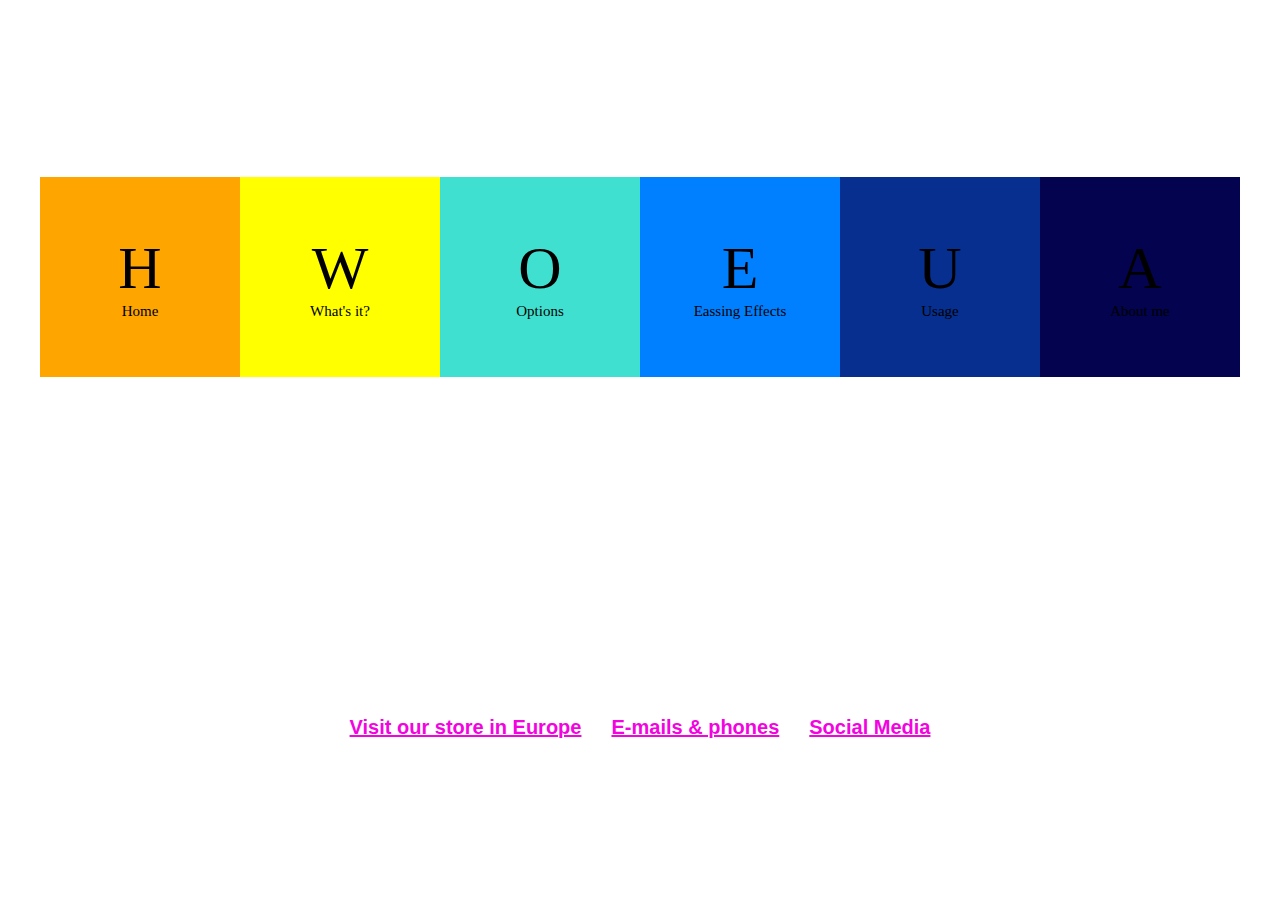
<file: 1Barra de menús/index.html>
<!DOCTYPE html>
<html lang="en">
<head>
    <meta charset="UTF-8">
    <meta name="viewport" content="width=device-width, initial-scale=1.0">
    <title>Document</title>
    <link rel="stylesheet" type="text/css" href="../1Barra de menús/CSS/estilo.css">
</head>
<body>

    
    <div class="contenedor">
        <div class="caja caja1">
            <div class="contenido">
                <div class="mayuscula">H</div>
                <div class="subtexto">Home</div>
            </div>
        </div>
        <div class="caja caja2">
            <div class="contenido">
                <div class="mayuscula">W</div>
                <div class="subtexto">What's it?</div>
        </div>
        </div>
        <div class="caja caja3">
            <div class="contenido">
            <div class="mayuscula">O</div>
            <div class="subtexto">Options</div>
        </div>
        </div>
        <div class="caja caja4">
            <div class="contenido">
            <div class="mayuscula">E</div>
            <div class="subtexto">Eassing Effects</div>
        </div>
        </div>
        <div class="caja caja5">
            <div class="contenido">
            <div class="mayuscula">U</div>
            <div class="subtexto">Usage</div>
        </div>
        </div>
        <div class="caja caja6">
            <div class="contenido">
            <div class="mayuscula">A</div>
            <div class="subtexto">About me</div>
        </div>
        </div>

        <div class="links">
            <a href="#">Visit our store in Europe</a>
            <a href="#">E-mails & phones</a>
            <a href="#">Social Media</a>
        </div>
    </div>

  

</body>
</html>
</file>
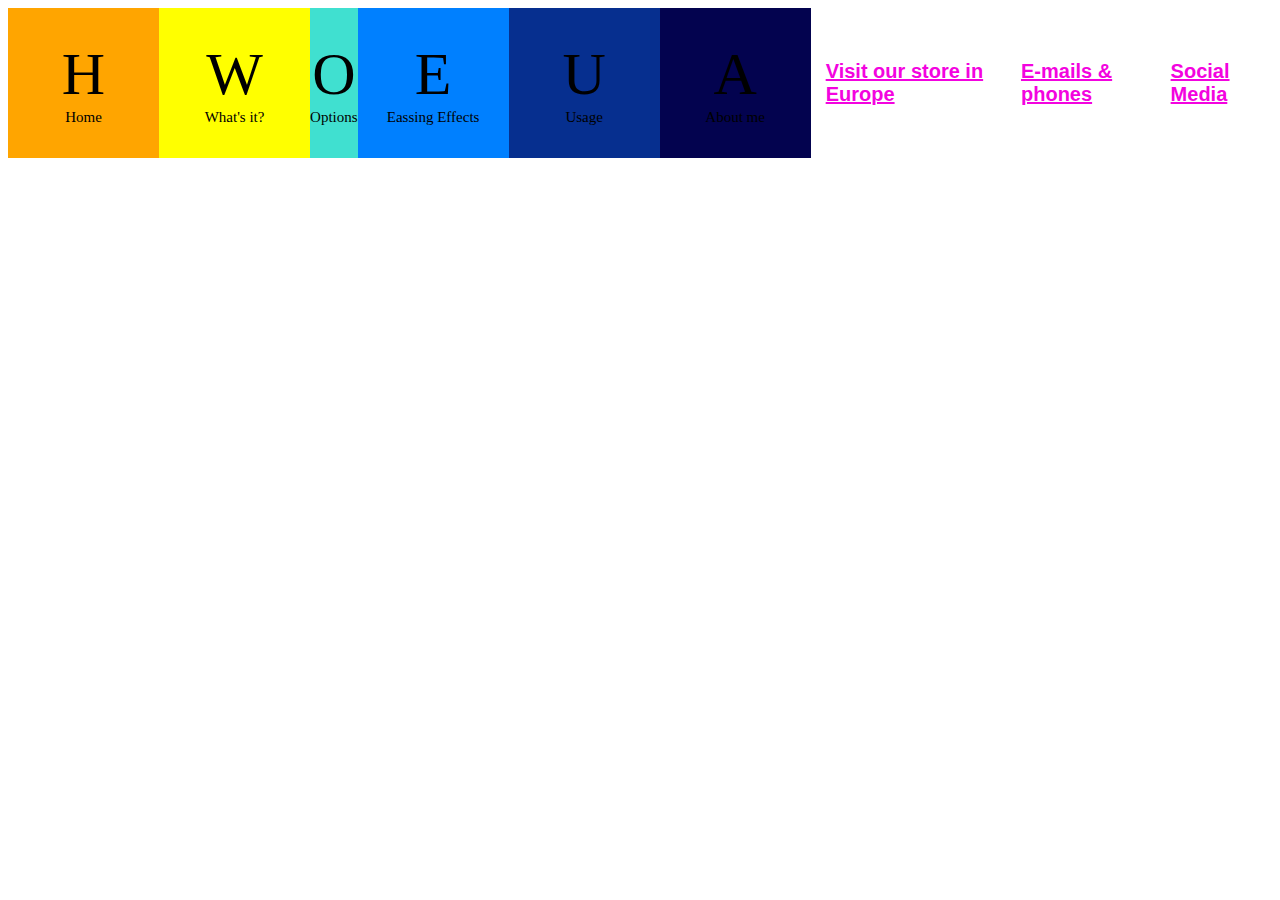
<file: 2Barra de menús 2/index.html>
<!DOCTYPE html>
<html lang="en">
<head>
    <meta charset="UTF-8">
    <meta name="viewport" content="width=device-width, initial-scale=1.0">
    <title>Document</title>
    <link rel="stylesheet" type="text/css" href="../2Barra de menús 2/CSS/estilo.css">
</head>
<body>

    
    <div class="contenedor">
        <div class="caja caja1">
            <div class="contenido">
                <div class="mayuscula">H</div>
                <div class="subtexto">Home</div>
            </div>
        </div>
        <div class="caja caja2">
            <div class="contenido">
                <div class="mayuscula">W</div>
                <div class="subtexto">What's it?</div>
        </div>
        </div>
        <div class="caja caja3">
            <div class="contenido">
            <div class="mayuscula">O</div>
            <div class="subtexto">Options</div>
        </div>
        </div>
        <div class="caja caja4">
            <div class="contenido">
            <div class="mayuscula">E</div>
            <div class="subtexto">Eassing Effects</div>
        </div>
        </div>
        <div class="caja caja5">
            <div class="contenido">
            <div class="mayuscula">U</div>
            <div class="subtexto">Usage</div>
        </div>
        </div>
        <div class="caja caja6">
            <div class="contenido">
            <div class="mayuscula">A</div>
            <div class="subtexto">About me</div>
        </div>
        </div>

        <div class="links">
            <a href="#">Visit our store in Europe</a>
            <a href="#">E-mails & phones</a>
            <a href="#">Social Media</a>
        </div>
    </div>

  

</body>
</html>
</file>
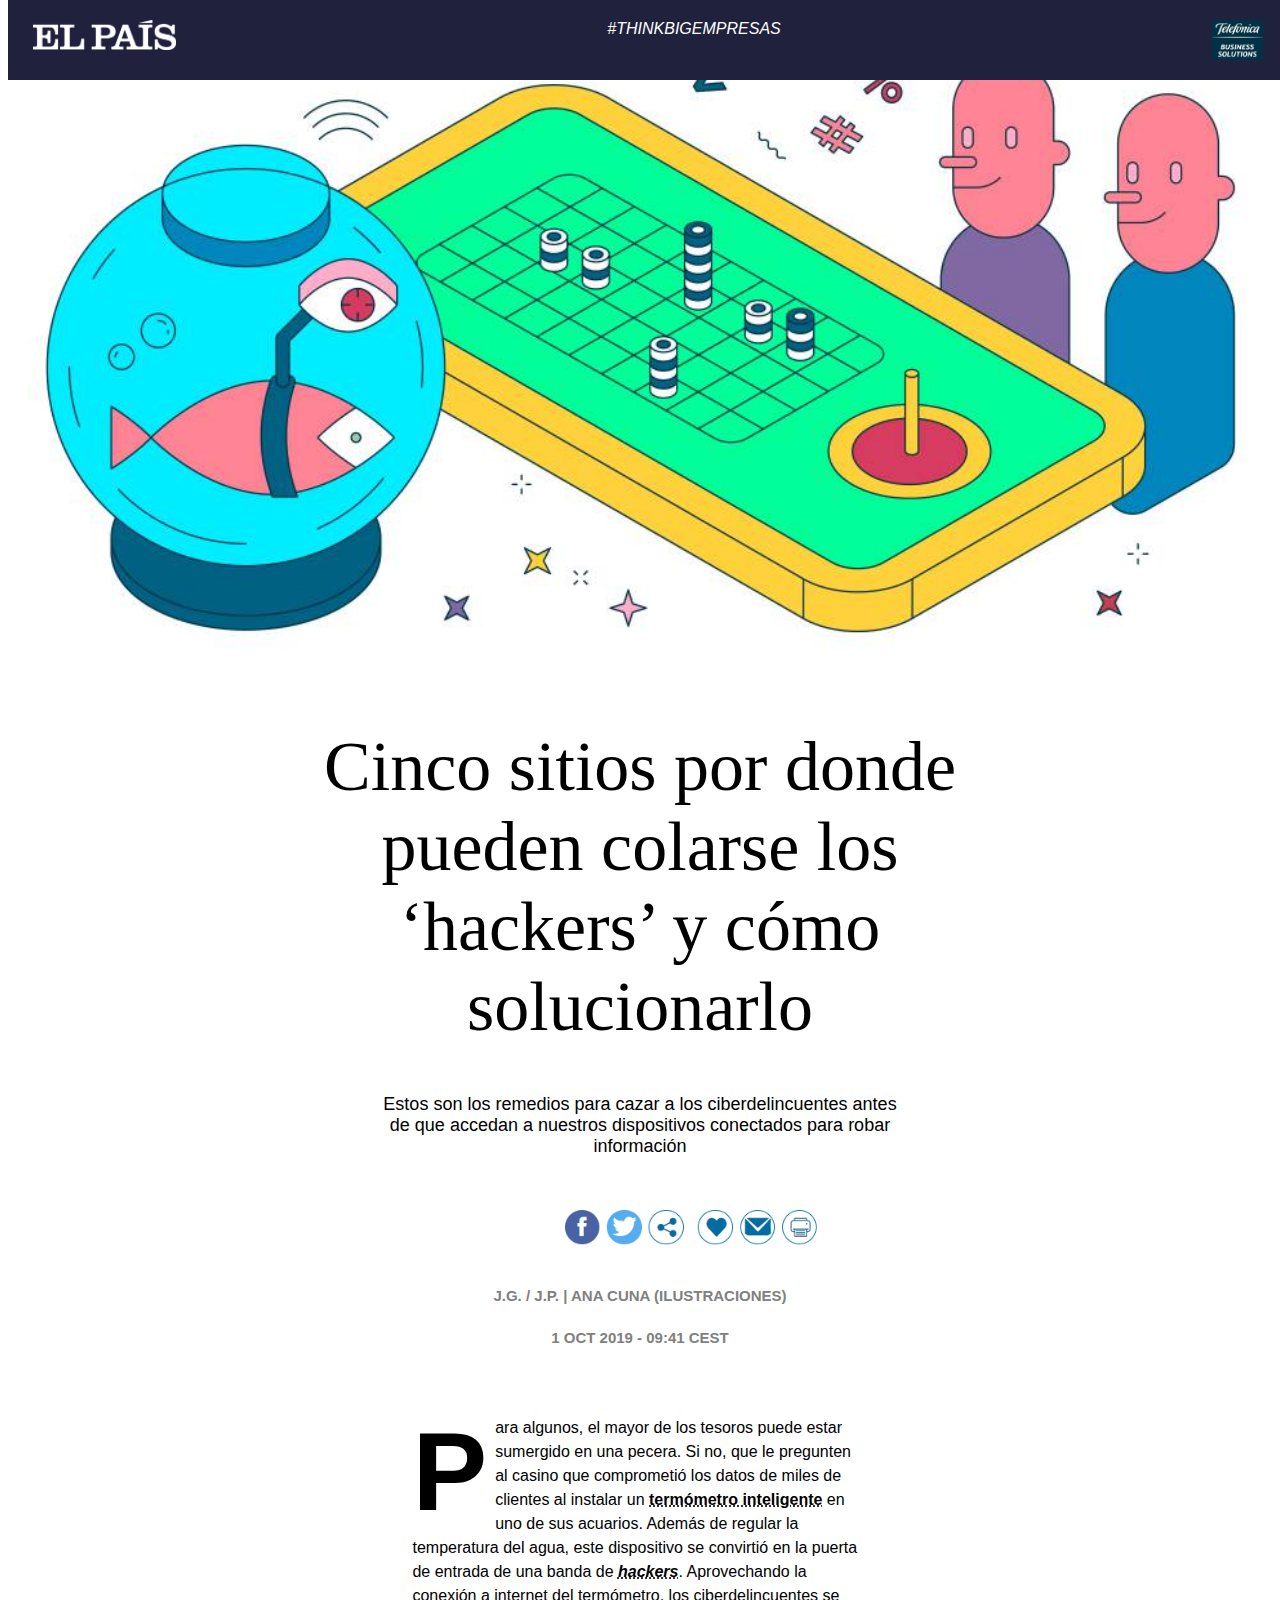
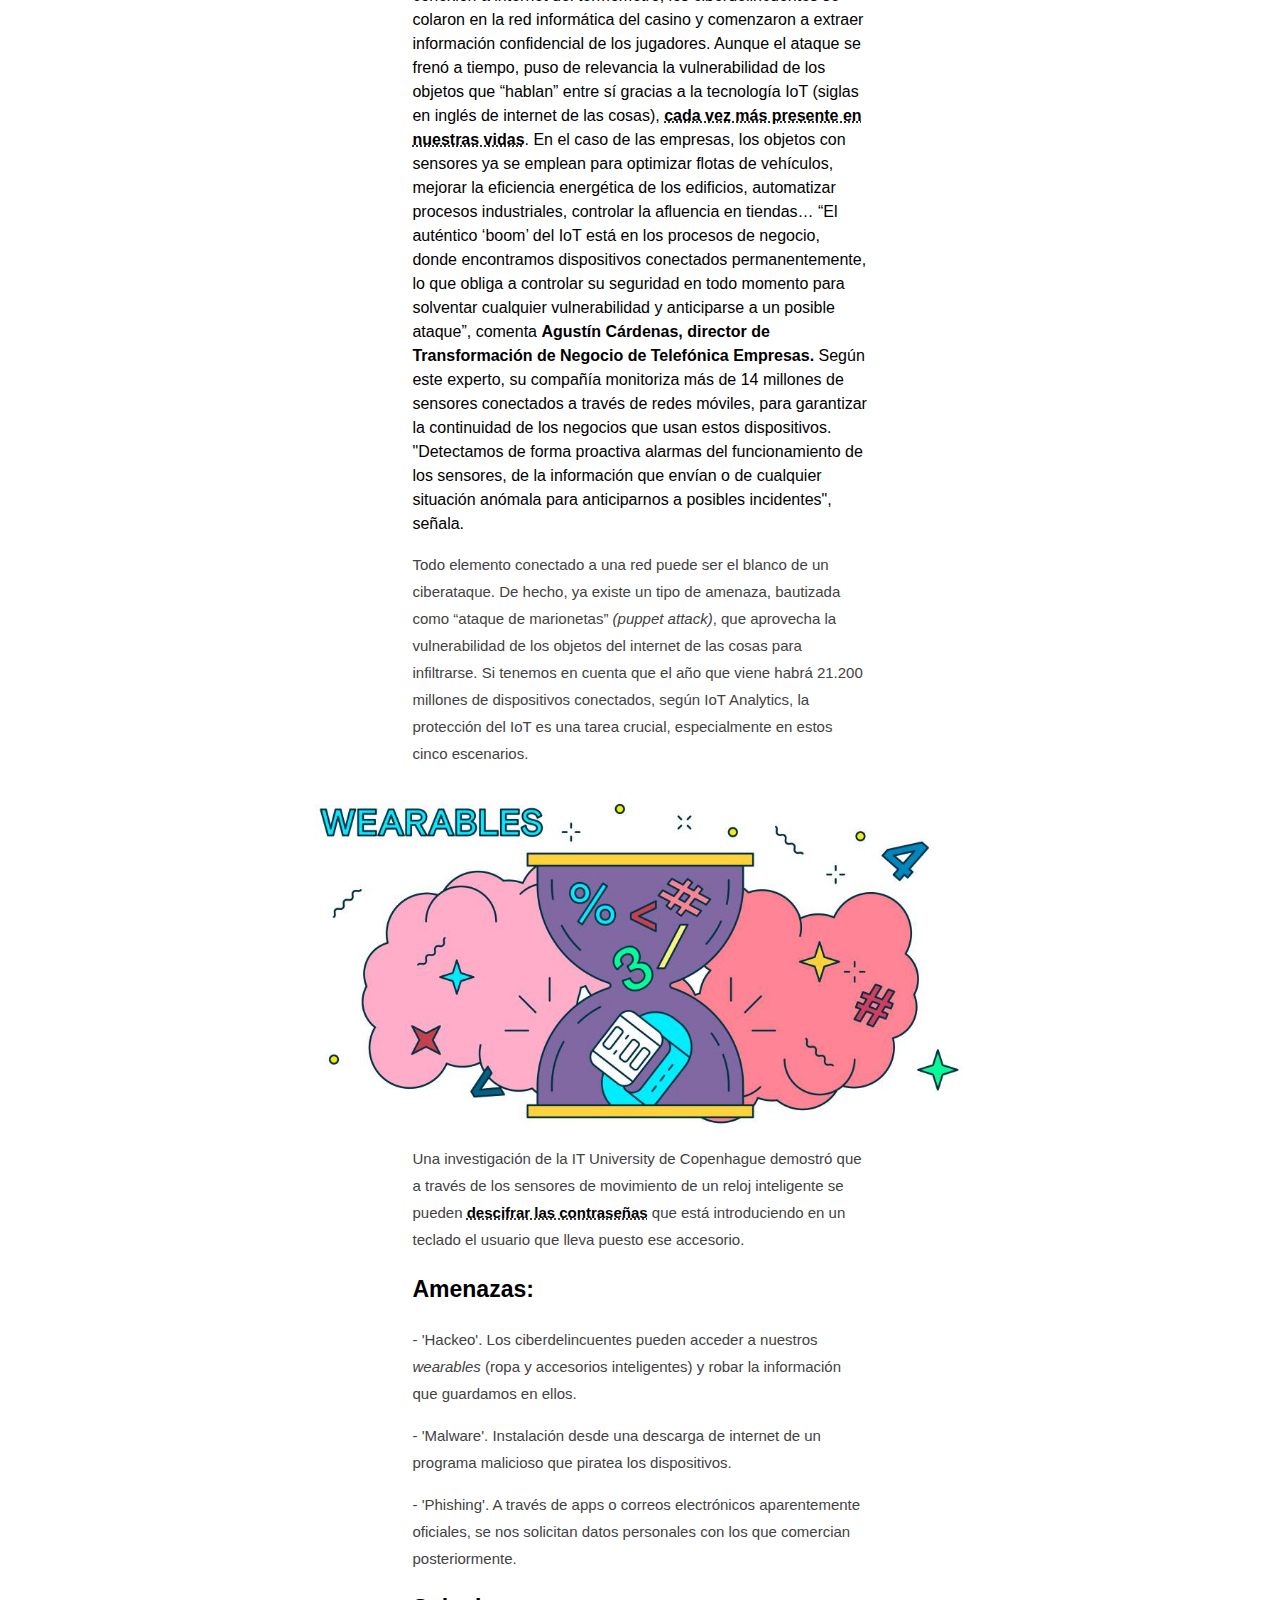
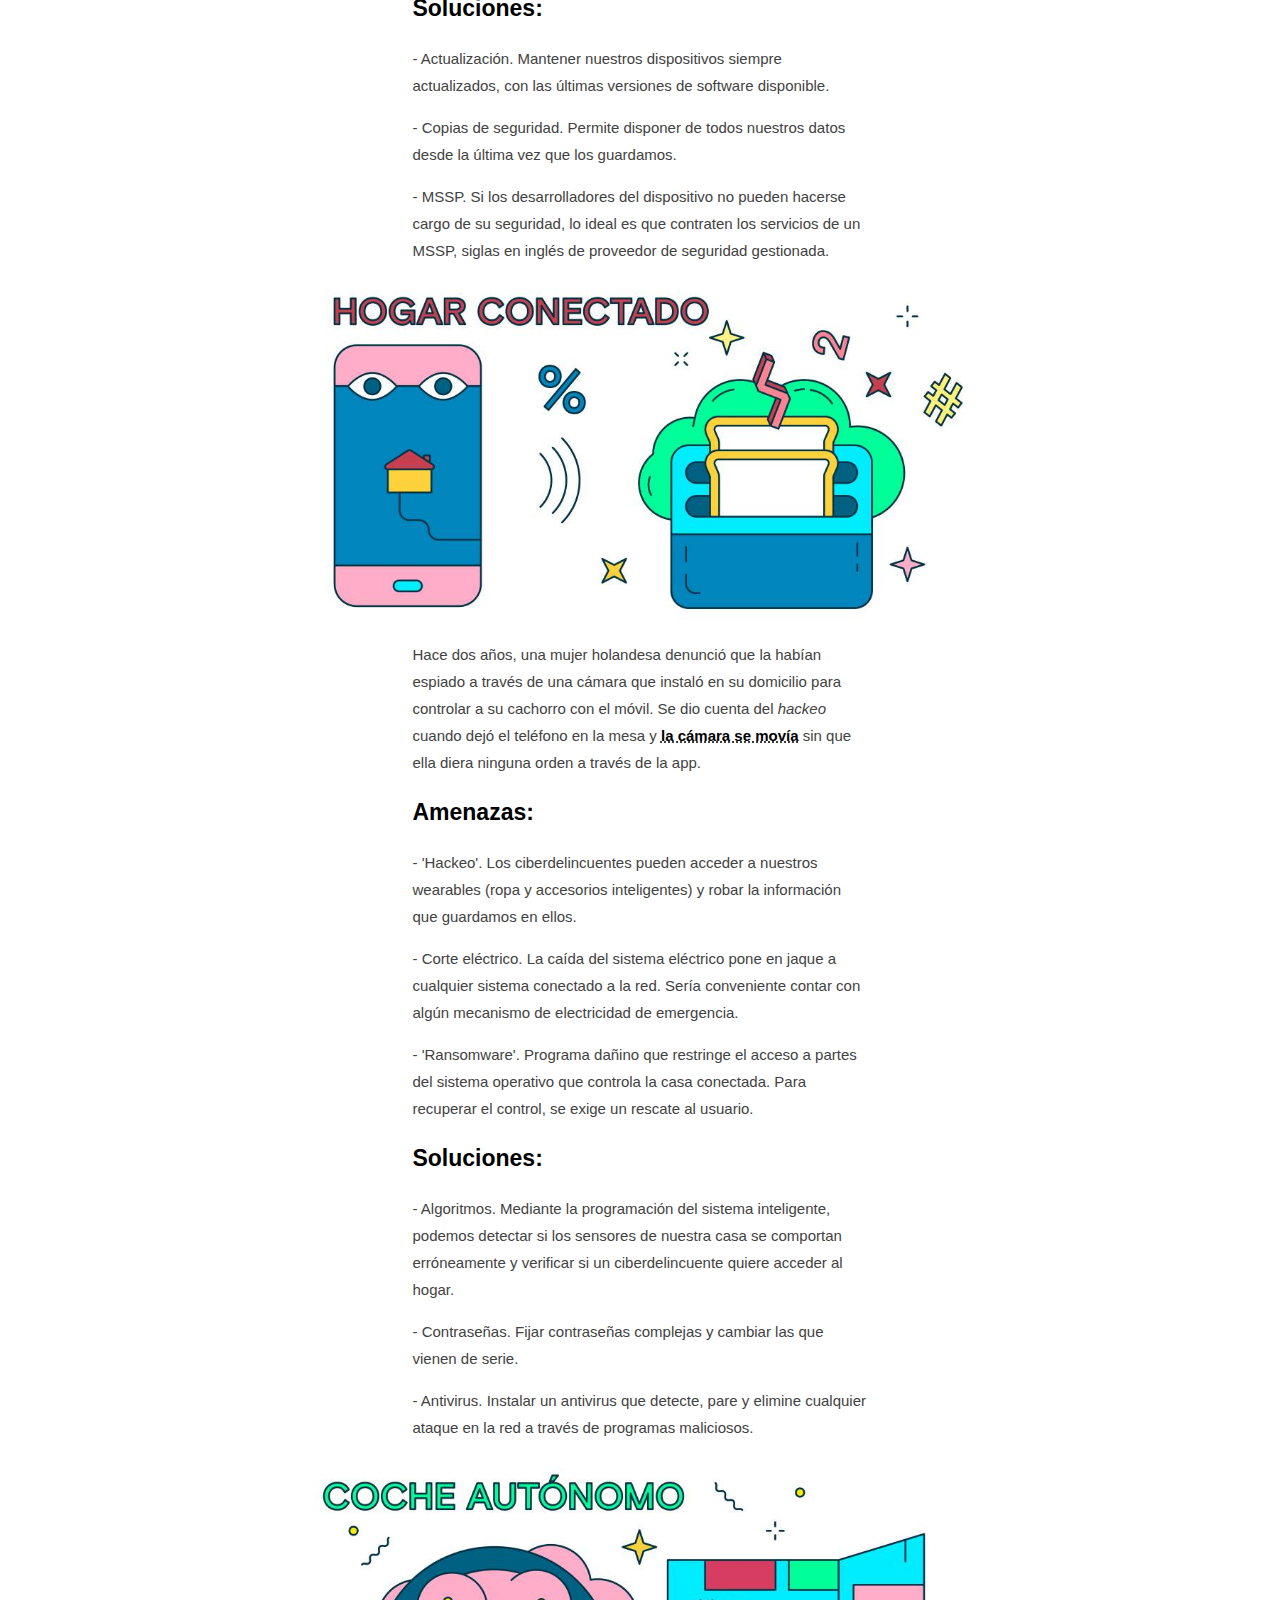
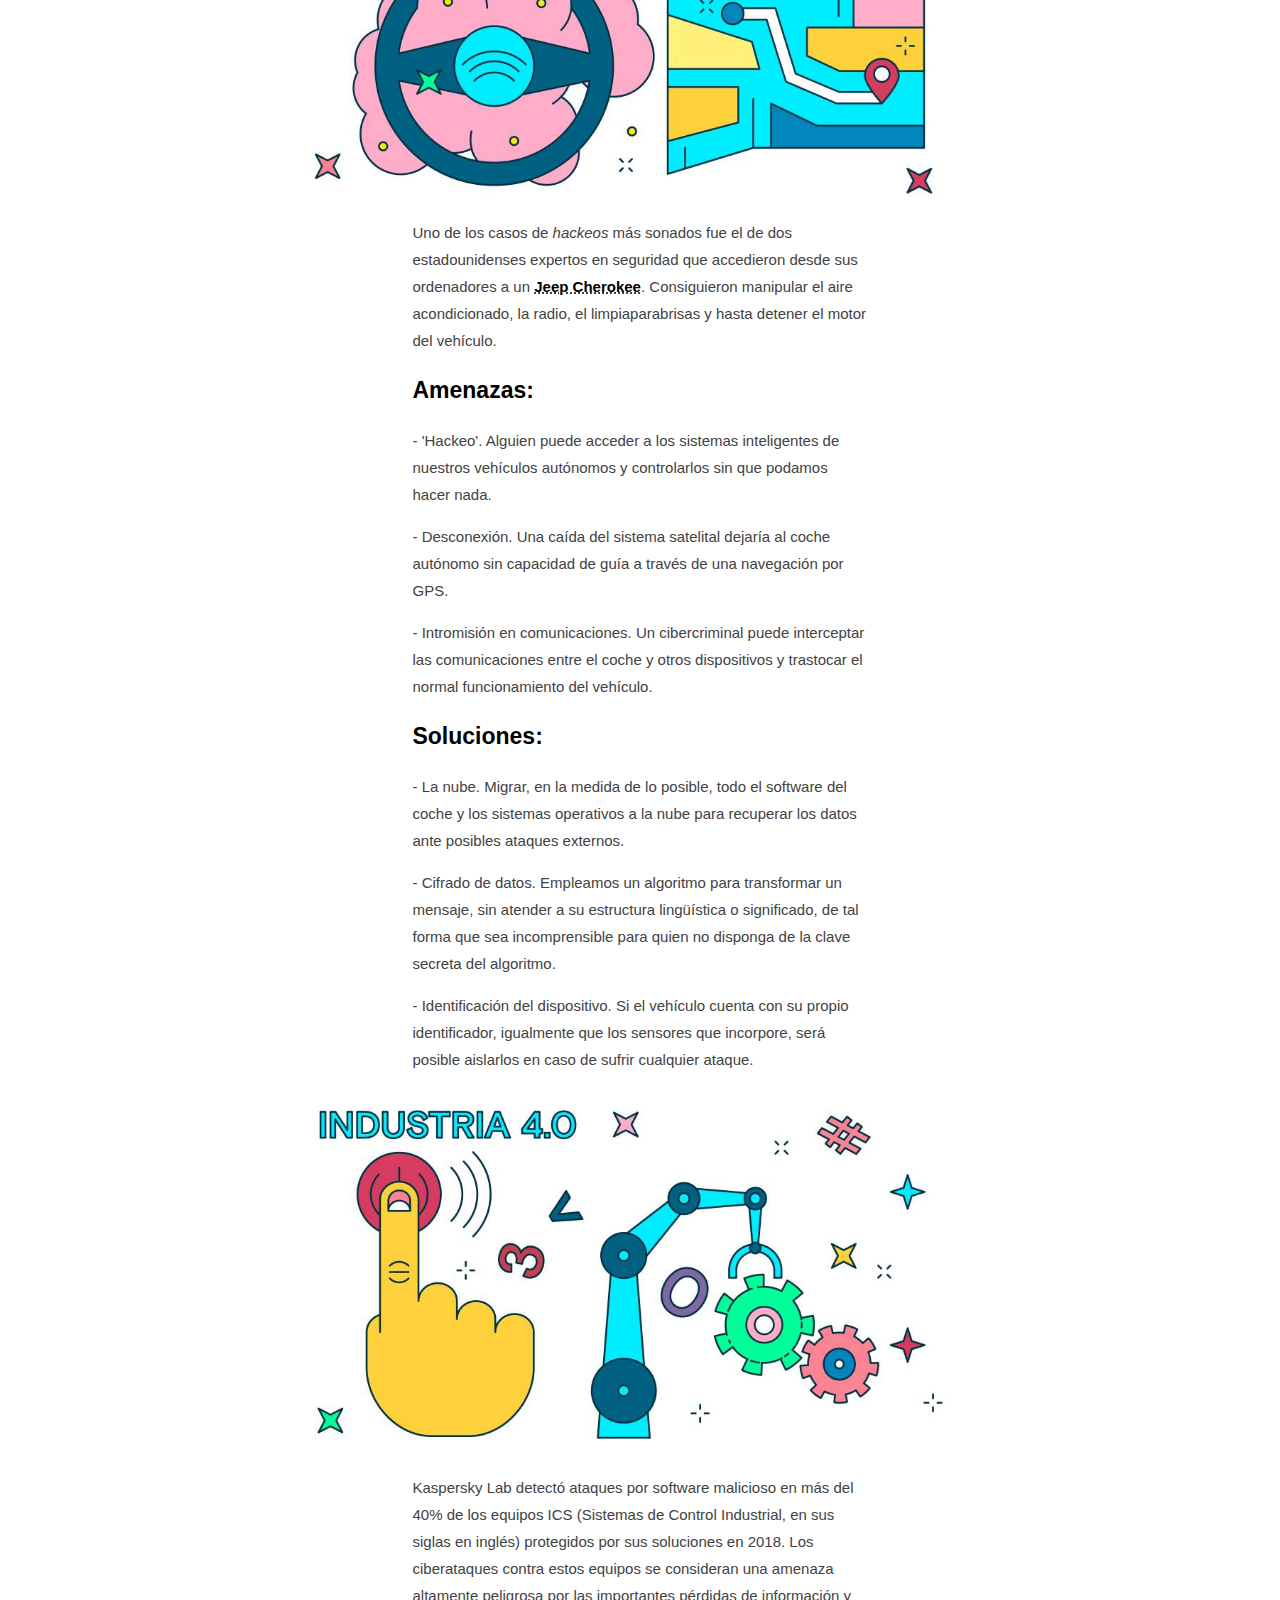
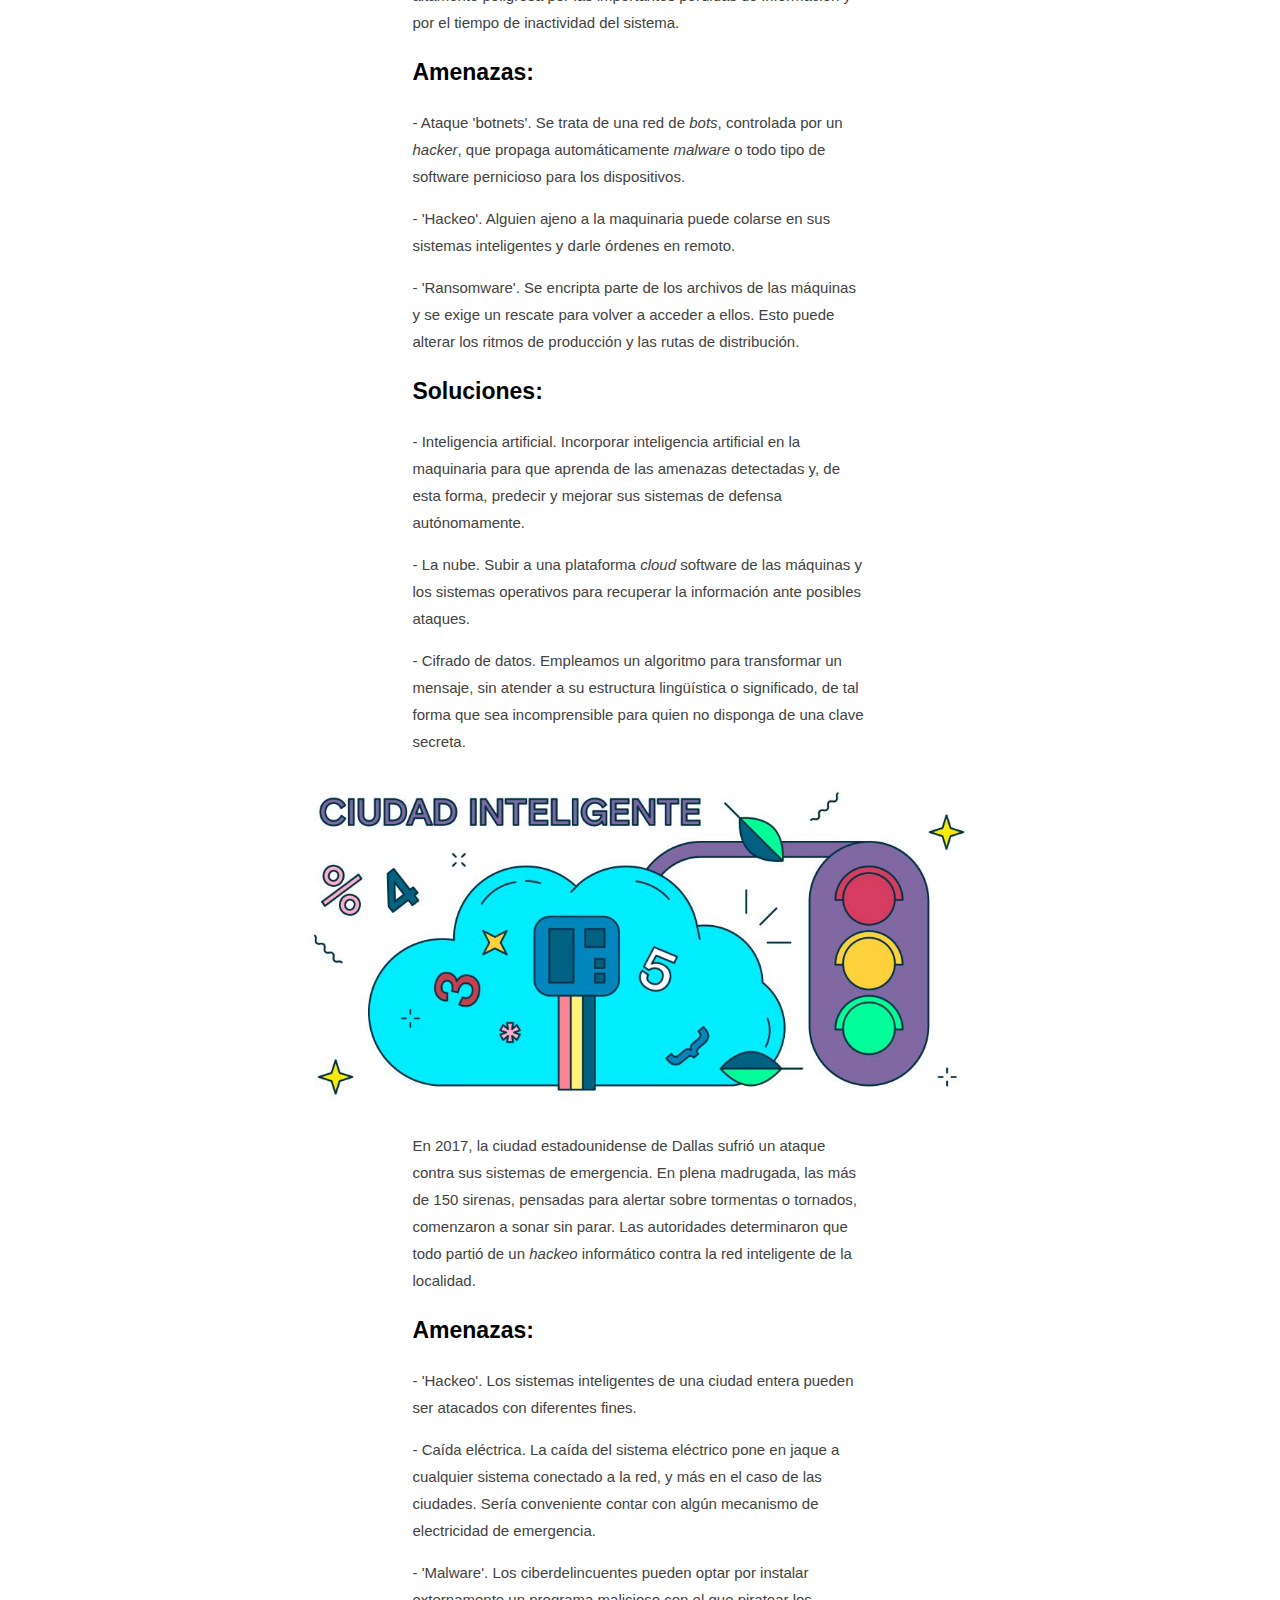
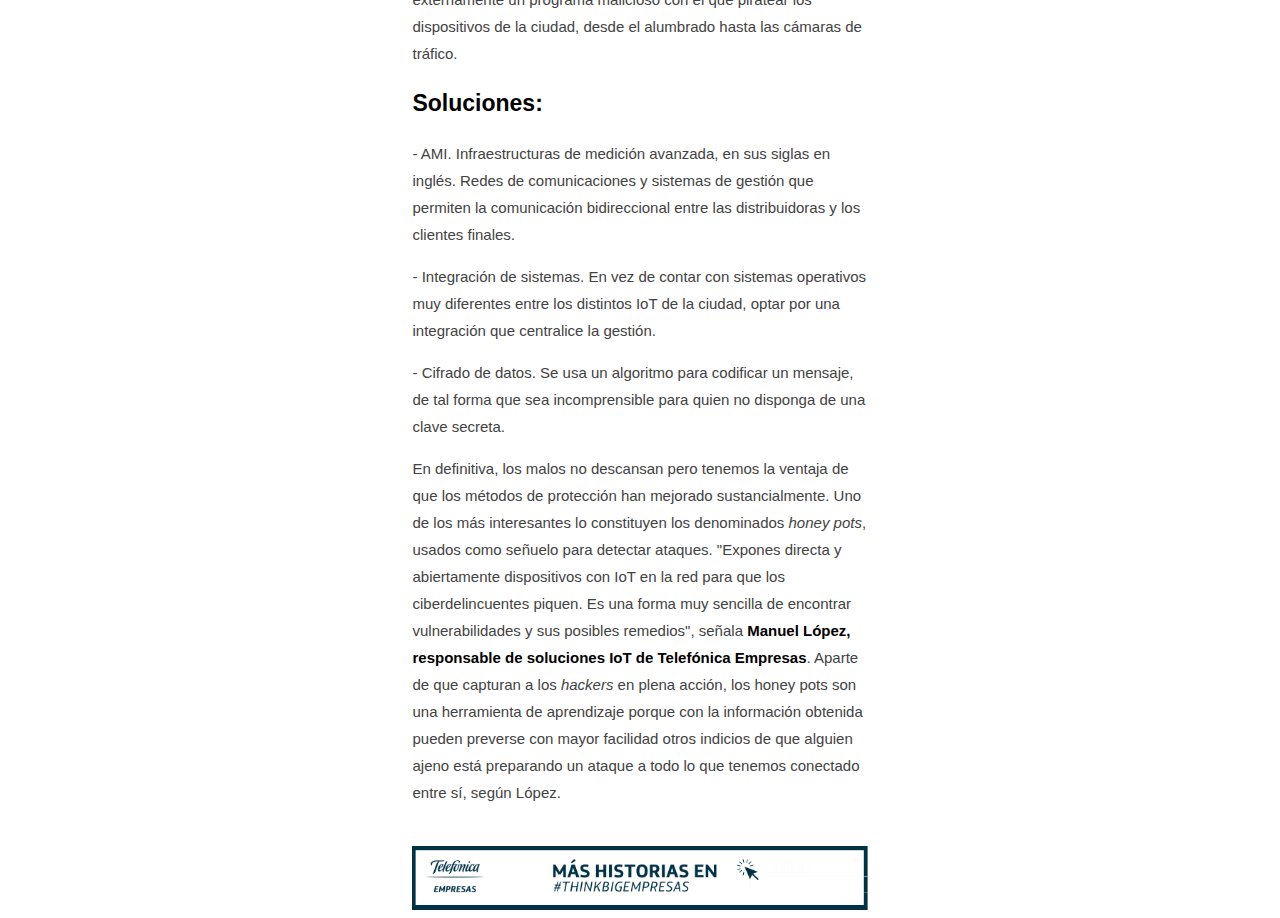
<file: 5Hackerelpais/index.html>
<!DOCTYPE html>
<html lang="en">

<head>
    <meta charset="UTF-8">
    <meta http-equiv="X-UA-Compatible" content="IE=edge">
    <meta name="viewport" content="width=device-width, initial-scale=1.0">
    <title>hackerselpais</title>
    <link rel="icon" href="../5Hackerelpais/img/el_pais.jpg" type="image/jpg">
    <link rel="stylesheet" href="CSS/estilo.css">
</head>

<body>
    <div class="navbar">
        <a href="https://elpais.com/" class="imgelpais"><img src="../5Hackerelpais/img/logo-pais-big.png" alt="elpais"></a>
        <a href="https://elpais.com/economia/thinkbig_empresas.html">#THINKBIGEMPRESAS</a>
       <a href="https://fondoseuropeos.telefonica.es/" class="telefonica"><img src="../5Hackerelpais/img/telefonica.jpg" alt="telefonica"></a>
    </div>
<header>
 
    <img src="img/1º imagen.jpg">
    <h1> Cinco sitios por donde <br> pueden colarse los <br>‘hackers’ y cómo <br> solucionarlo</h1>
    <h2> Estos son los remedios para cazar a los ciberdelincuentes antes<br> de que accedan a nuestros dispositivos conectados para robar<br> información</h2>
</header>

<article id="centro">    
    <img class= "redes" src="../5Hackerelpais/img/Captura de pantalla 2024-06-05 191241.png" alt="Imagen Entre Párrafos">
    <p class="autoria"> J.G. / J.P. | ANA CUNA (ILUSTRACIONES)</p>
    <p class="hora"> 1 OCT 2019 - 09:41 CEST </p>
    <section>
        Para algunos, el mayor de los tesoros puede estar sumergido en una pecera. Si no, que le pregunten al casino que comprometió los datos de miles de clientes al instalar un <span class="destacados">termómetro inteligente</span> en uno de sus acuarios. Además de regular la temperatura del agua, este dispositivo se convirtió en la puerta de entrada de una banda de <span class="destacadosit">hackers</span>. Aprovechando la conexión a internet del termómetro, los ciberdelincuentes se colaron en la red informática del casino y comenzaron a extraer información confidencial de los jugadores. Aunque el ataque se frenó a tiempo, puso de relevancia la vulnerabilidad de los objetos que “hablan” entre sí gracias a la tecnología IoT (siglas en inglés de internet de las cosas), <span class="destacados">cada vez más presente en nuestras vidas</span>. En el caso de las empresas, los objetos con sensores ya se emplean para optimizar flotas de vehículos, mejorar la eficiencia energética de los edificios, automatizar procesos industriales, controlar la afluencia en tiendas… “El auténtico ‘boom’ del IoT está en los procesos de negocio, donde encontramos dispositivos conectados permanentemente, lo que obliga a controlar su seguridad en todo momento para solventar cualquier vulnerabilidad y anticiparse a un posible ataque”, comenta <span class="destaca">Agustín Cárdenas, director de Transformación de Negocio de Telefónica Empresas.</span> Según este experto, su compañía monitoriza más de 14 millones de sensores conectados a través de redes móviles, para garantizar la continuidad de los negocios que usan estos dispositivos. "Detectamos de forma proactiva alarmas del funcionamiento de los sensores, de la información que envían o de cualquier situación anómala para anticiparnos a posibles incidentes", señala.
    </section>
    <p>
        Todo elemento conectado a una red puede ser el blanco de un ciberataque. De hecho, ya existe un tipo de amenaza, bautizada como “ataque de marionetas” <span class="italica">(puppet attack)</span>, que aprovecha la vulnerabilidad de los objetos del internet de las cosas para infiltrarse. Si tenemos en cuenta que el año que viene habrá 21.200 millones de dispositivos conectados, según IoT Analytics, la protección del IoT es una tarea crucial, especialmente en estos cinco escenarios.

    </p>
</article>
<article>
    <img class="restoimg" src="img/2º imagen.jpg">
    <p id="centro">Una investigación de la IT University de Copenhague demostró que a través de los sensores de movimiento de un reloj inteligente se pueden <span class="destacados">descifrar las contraseñas</span> que está introduciendo en un teclado el usuario que lleva puesto ese accesorio. 
    </p>
</article>
    <h3>Amenazas: </h3>
<article id="centro">
    <p>
        - 'Hackeo'. Los ciberdelincuentes pueden acceder a nuestros <span class="italica">wearables</span> (ropa y accesorios inteligentes) y robar la información que guardamos en ellos.
        </p>
        <p>
        - 'Malware'. Instalación desde una descarga de internet de un programa malicioso que piratea los dispositivos.
        </p>
        <p>
        - 'Phishing'. A través de apps o correos electrónicos aparentemente oficiales, se nos solicitan datos personales con los que comercian posteriormente.

    </p>
</article>
<h3>Soluciones: </h3>
<article id="centro">
    <p>
        - Actualización. Mantener nuestros dispositivos siempre actualizados, con las últimas versiones de software disponible.
        </p>
        <p>
            - Copias de seguridad. Permite disponer de todos nuestros datos desde la última vez que los guardamos.
        </p>
        <p>
            - MSSP. Si los desarrolladores del dispositivo no pueden hacerse cargo de su seguridad, lo ideal es que contraten los servicios de un MSSP, siglas en inglés de proveedor de seguridad gestionada.
    </p>
</article>
<article>
    <img class="restoimg" src="img/3º imagen.jpg">
    <p id="centro">Hace dos años, una mujer holandesa denunció que la habían espiado a través de una cámara que instaló en su domicilio para controlar a su cachorro con el móvil. Se dio cuenta del <span class="italica">hackeo </span>cuando dejó el teléfono en la mesa y <span class="destacados">la cámara se movía</span> sin que ella diera ninguna orden a través de la app.
</p>
</article>
<h3>Amenazas: </h3>
<article id="centro">
    <p>
        - 'Hackeo'. Los ciberdelincuentes pueden acceder a nuestros wearables (ropa y accesorios inteligentes) y robar la información que guardamos en ellos.
        </p>
        <p>
            - Corte eléctrico. La caída del sistema eléctrico pone en jaque a cualquier sistema conectado a la red. Sería conveniente contar con algún mecanismo de electricidad de emergencia.
        </p>
        <p>
            - 'Ransomware'. Programa dañino que restringe el acceso a partes del sistema operativo que controla la casa conectada. Para recuperar el control, se exige un rescate al usuario.
    </p>
</article>

<h3>Soluciones: </h3>
<article id="centro">
    <p>
        - Algoritmos. Mediante la programación del sistema inteligente, podemos detectar si los sensores de nuestra casa se comportan erróneamente y verificar si un ciberdelincuente quiere acceder al hogar.

        </p>
        <p>
            - Contraseñas. Fijar contraseñas complejas y cambiar las que vienen de serie. 
        </p>
        <p>
            - Antivirus. Instalar un antivirus que detecte, pare y elimine cualquier ataque en la red a través de programas maliciosos.
    </p>
</article>

<article>
    <img class="restoimg" src="img/4º imagen.jpg">
    <p id="centro">Uno de los casos de <span class="italica">hackeos</span> más sonados fue el de dos estadounidenses expertos en seguridad que accedieron desde sus ordenadores a un <span class="destacados">Jeep Cherokee</span>. Consiguieron manipular el aire acondicionado, la radio, el limpiaparabrisas y hasta detener el motor del vehículo.
    </p>
</article>

    <h3>Amenazas: </h3>
<article id="centro">
    <p>
        - 'Hackeo'. Alguien puede acceder a los sistemas inteligentes de nuestros vehículos autónomos y controlarlos sin que podamos hacer nada.
        </p>
        <p>
            - Desconexión. Una caída del sistema satelital dejaría al coche autónomo sin capacidad de guía a través de una navegación por GPS.

        </p>
        <p>
            - Intromisión en comunicaciones. Un cibercriminal puede interceptar las comunicaciones entre el coche y otros dispositivos y trastocar el normal funcionamiento del vehículo.
    </p>
</article>
<h3>Soluciones: </h3>
<article id="centro">
    <p>
        - La nube. Migrar, en la medida de lo posible, todo el software del coche y los sistemas operativos a la nube para recuperar los datos ante posibles ataques externos.
        </p>
        <p>
            - Cifrado de datos. Empleamos un algoritmo para transformar un mensaje, sin atender a su estructura lingüística o significado, de tal forma que sea incomprensible para quien no disponga de la clave secreta del algoritmo.

        </p>
        <p>
            - Identificación del dispositivo. Si el vehículo cuenta con su propio identificador, igualmente que los sensores que incorpore, será posible aislarlos en caso de sufrir cualquier ataque.
    </p>
</article>

<article>
    <img class="restoimg" src="img/5º imagen.jpg">
    <p id="centro">Kaspersky Lab detectó ataques por software malicioso en más del 40% de los equipos ICS (Sistemas de Control Industrial, en sus siglas en inglés) protegidos por sus soluciones en 2018. Los ciberataques contra estos equipos se consideran una amenaza altamente peligrosa por las importantes pérdidas de información y por el tiempo de inactividad del sistema.
    </p>
</article>

<h3>Amenazas: </h3>
<article id="centro">
    <p>
        - Ataque 'botnets'. Se trata de una red de <span class="italica">bots</span>, controlada por un<span class="italica"> hacker</span>, que propaga automáticamente <span class="italica">malware</span> o todo tipo de software pernicioso para los dispositivos.
        </p>
        <p>
            - 'Hackeo'. Alguien ajeno a la maquinaria puede colarse en sus sistemas inteligentes y darle órdenes en remoto.
        </p>
        <p>
            - 'Ransomware'. Se encripta parte de los archivos de las máquinas y se exige un rescate para volver a acceder a ellos. Esto puede alterar los ritmos de producción y las rutas de distribución.

    </p>
</article>

<h3>Soluciones: </h3>
<article id="centro">
    <p>
        - Inteligencia artificial. Incorporar inteligencia artificial en la maquinaria para que aprenda de las amenazas detectadas y, de esta forma, predecir y mejorar sus sistemas de defensa autónomamente.

        </p>
        <p>
            - La nube. Subir a una plataforma <span class="italica">cloud </span> software de las máquinas y los sistemas operativos para recuperar la información ante posibles ataques.
        </p>
        <p>
            - Cifrado de datos. Empleamos un algoritmo para transformar un mensaje, sin atender a su estructura lingüística o significado, de tal forma que sea incomprensible para quien no disponga de una clave secreta.

    </p>
</article>


<article>
    <img class="restoimg" src="img/1569332790_257144_1569593436_sumario_normal.jpg">
    <p id="centro">En 2017, la ciudad estadounidense de Dallas sufrió un ataque contra sus sistemas de emergencia. En plena madrugada, las más de 150 sirenas, pensadas para alertar sobre tormentas o tornados, comenzaron a sonar sin parar. Las autoridades determinaron que todo partió de un <span class="italica">hackeo</span> informático contra la red inteligente de la localidad.
    </p>
</article>

<h3>Amenazas: </h3>
<article id="centro">
    <p>
        - 'Hackeo'. Los sistemas inteligentes de una ciudad entera pueden ser atacados con diferentes fines.
        </p>
        <p>
            - Caída eléctrica. La caída del sistema eléctrico pone en jaque a cualquier sistema conectado a la red, y más en el caso de las ciudades. Sería conveniente contar con algún mecanismo de electricidad de emergencia.

        </p>
        <p>
            - 'Malware'. Los ciberdelincuentes pueden optar por instalar externamente un programa malicioso con el que piratear los dispositivos de la ciudad, desde el alumbrado hasta las cámaras de tráfico.
    </p>
</article>

<h3>Soluciones: </h3>
<article id="centro">
    <p>
        - AMI. Infraestructuras de medición avanzada, en sus siglas en inglés. Redes de comunicaciones y sistemas de gestión que permiten la comunicación bidireccional entre las distribuidoras y los clientes finales.
        </p>
        <p>
            - Integración de sistemas. En vez de contar con sistemas operativos muy diferentes entre los distintos IoT de la ciudad, optar por una integración que centralice la gestión.
        </p>
        <p>
            - Cifrado de datos. Se usa un algoritmo para codificar un mensaje, de tal forma que sea incomprensible para quien no disponga de una clave secreta.
    </p>

    <p>
        En definitiva, los malos no descansan pero tenemos la ventaja de que los métodos de protección han mejorado sustancialmente. Uno de los más interesantes lo constituyen los denominados <span class="italica">honey pots</span>, usados como señuelo para detectar ataques. "Expones directa y abiertamente dispositivos con IoT en la red para que los ciberdelincuentes piquen. Es una forma muy sencilla de encontrar vulnerabilidades y sus posibles remedios", señala <span class="destaca"> Manuel López, responsable de soluciones IoT de Telefónica Empresas</span>. Aparte de que capturan a los<span class="italica"> hackers</span> en plena acción, los honey pots son una herramienta de aprendizaje porque con la información obtenida pueden preverse con mayor facilidad otros indicios de que alguien ajeno está preparando un ataque a todo lo que tenemos conectado entre sí, según López.
    </p>
    <img class="banner" src="img/banner-thinkbig.png">
</article>
<footer>

</footer>

</body>
</file>
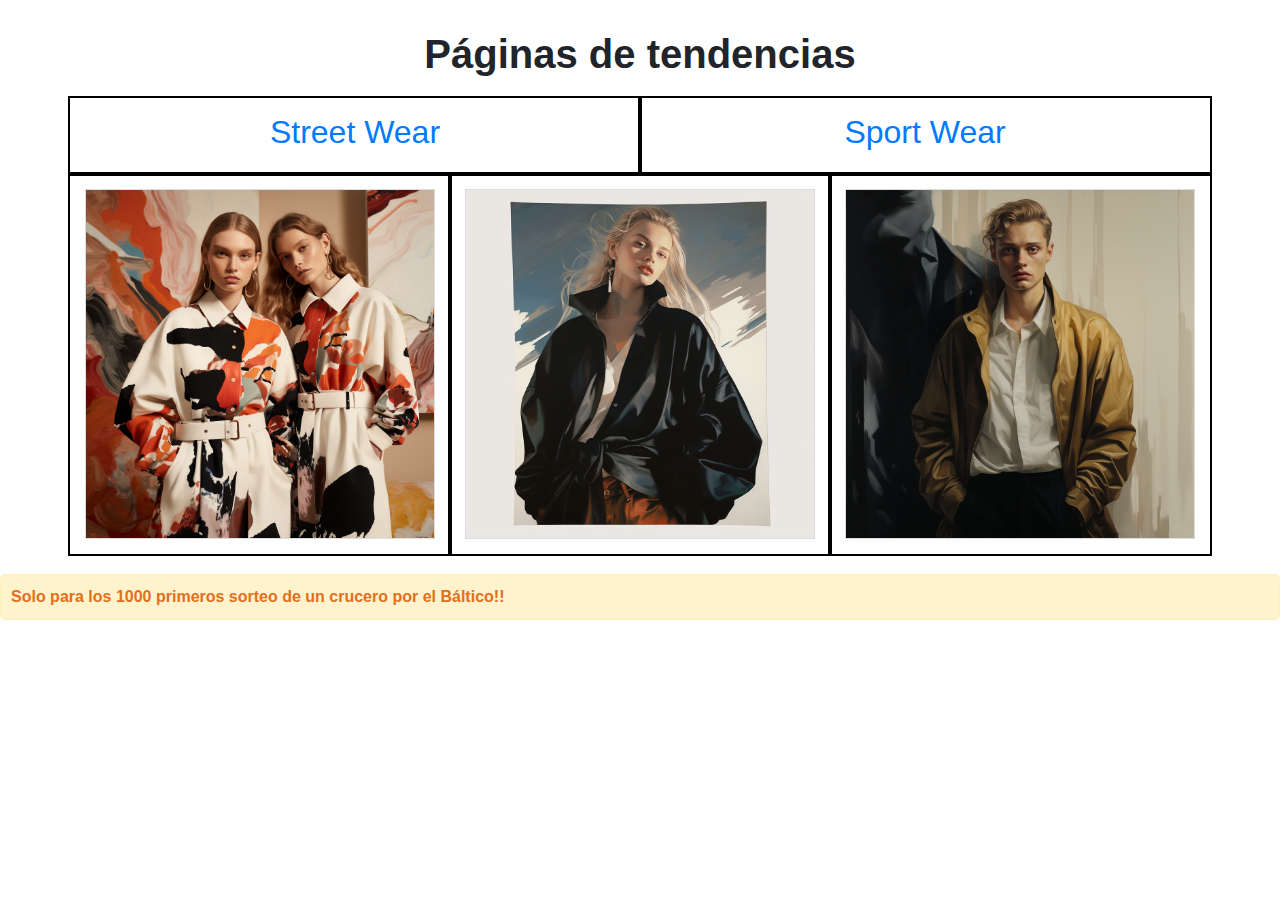
<file: 7Páginatendencias/index.html>
<!DOCTYPE html>
<html lang="en">
<head>
    <meta charset="UTF-8">
    <meta name="viewport" content="width=, initial-scale=1.0">
    <title>Document</title>
    <link rel="stylesheet" href="../7Páginatendencias/CSS/estilo.css">
    <link href="https://stackpath.bootstrapcdn.com/bootstrap/4.5.2/css/bootstrap.min.css" rel="stylesheet">
</head>
<body>
    <div class="container trend-page">
        <h1>Páginas de tendencias</h1>

            <div class="row">
                <div class="col-md-6 trend-section">
                    <h2><a href="../7Páginatendencias/street wear/index.html">Street Wear</a></h2>
                </div>
                <div class="col-md-6 trend-section">
                    <h2><a href="../7Páginatendencias/sport wear/index.html">Sport Wear</a></h2>
                </div>
            </div>

            <div class="row">
                <div class="col-md-4 trend-section">
                    <img src="../7Páginatendencias/img/imagen1.png"  alt="Imagen 1" class="trend-img">
                </div>
                <div class="col-md-4 trend-section">
                    <img src="../7Páginatendencias/img/imagen2.png" alt="Imagen 2" class="trend-img">
                </div>
                <div class="col-md-4 trend-section">
                    <img src="../7Páginatendencias/img/imagen3.png" alt="Imagen 3" class="trend-img">
                </div>
            </div>
            
        </div>
        <div class="promo">
            Solo para los 1000 primeros sorteo de un crucero por el Báltico!!
        </div>
    </div>
    
    <script src="https://code.jquery.com/jquery-3.5.1.slim.min.js"></script>
    <script src="https://cdn.jsdelivr.net/npm/@popperjs/core@2.5.4/dist/umd/popper.min.js"></script>
    <script src="https://stackpath.bootstrapcdn.com/bootstrap/4.5.2/js/bootstrap.min.js"></script>
    
</body>
</html>
</file>
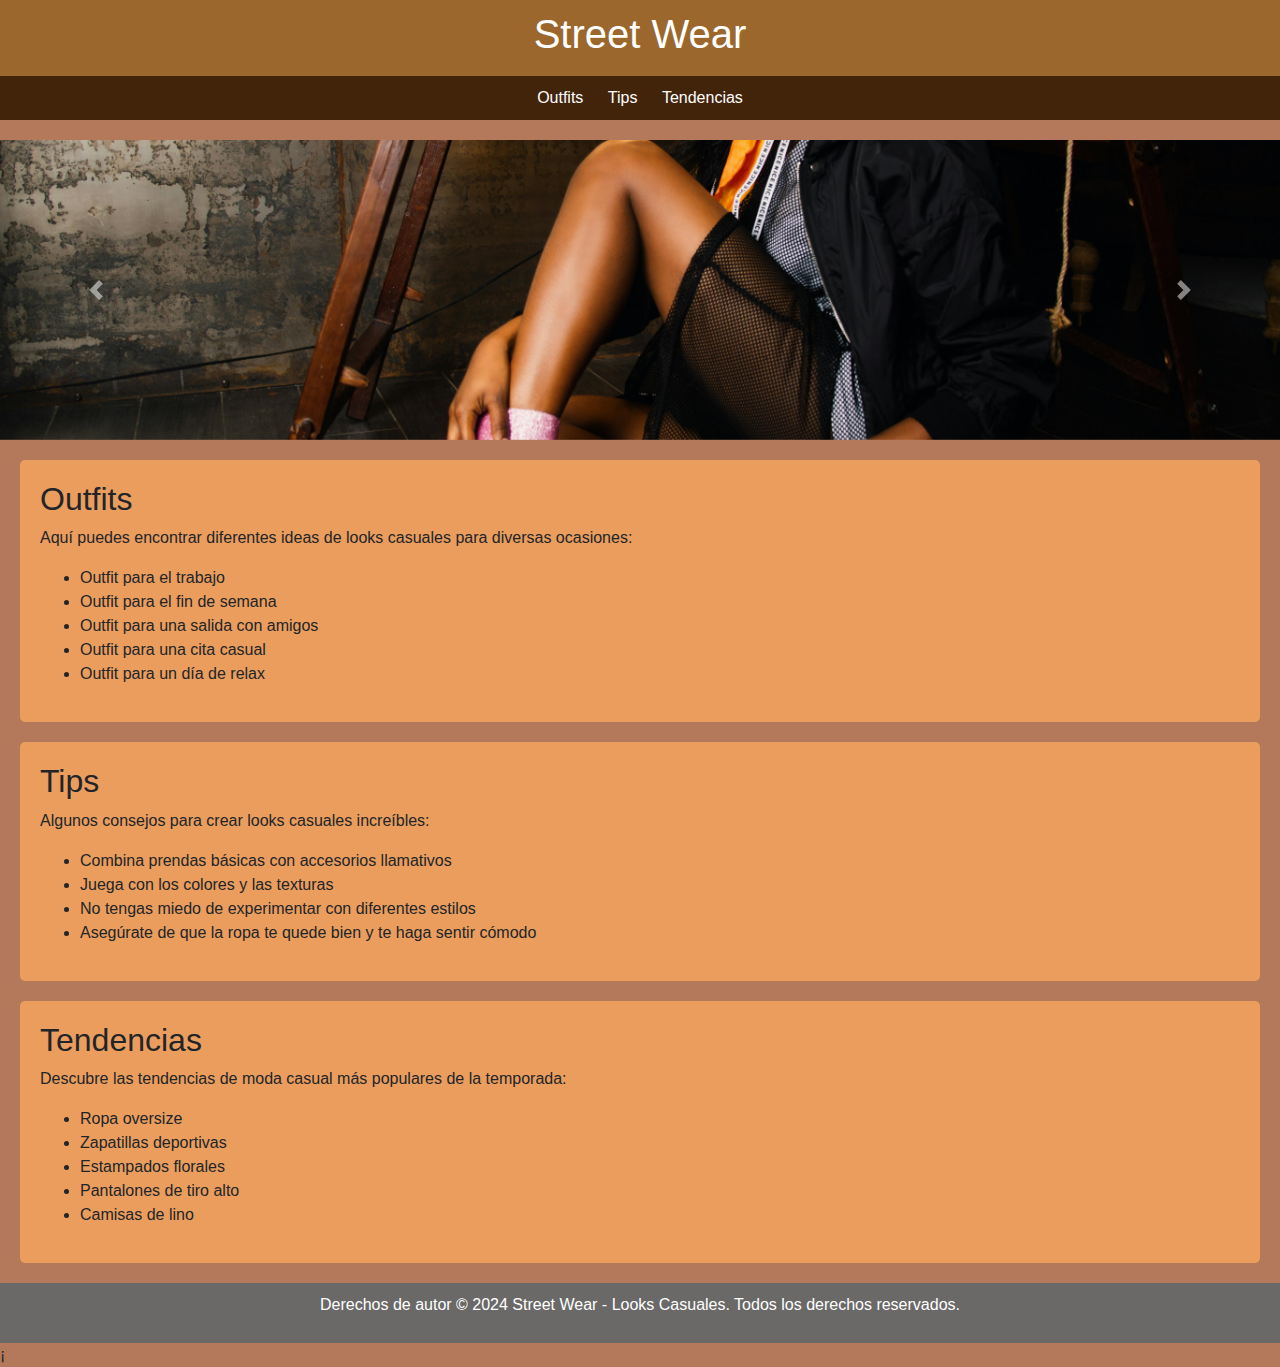
<file: 7Páginatendencias/street wear/index.html>
<!DOCTYPE html>
<html lang="es">
<head>
    <meta charset="UTF-8">
    <meta name="viewport" content="width=device-width, initial-scale=1.0">
    <title>Street Wear</title>
    <link href="https://stackpath.bootstrapcdn.com/bootstrap/4.5.2/css/bootstrap.min.css" rel="stylesheet">
    <link rel="stylesheet" href="../street wear/CSS/estilo.css">

</head>
<body>

    <header>
        <h1>Street Wear</h1>
    </header>
    
    <nav>
        <a href="#outfits">Outfits</a>
        <a href="#tips">Tips</a>
        <a href="#tendencias">Tendencias</a>
    </nav>
  

    <div id="outfitsCarousel" class="carousel slide" data-ride="carousel">
        <div class="carousel-inner">
            <div class="carousel-item active">
                <img src="../street wear/img/pexels-godisable-jacob-226636-928060.jpg" class="d-block w-100" alt="Outfit 1">
            </div>
            <div class="carousel-item">
                <img src="../street wear/img/pexels-godisable-jacob-226636-949670.jpg" class="d-block w-100" alt="Outfit 2">
            </div>
            <div class="carousel-item">
                <img src="../street wear/img/pexels-kowalievska-1126993.jpg" class="d-block w-100" alt="Outfit 3">
            </div>
        </div>
        <a class="carousel-control-prev" href="#outfitsCarousel" role="button" data-slide="prev">
            <span class="carousel-control-prev-icon" aria-hidden="true"></span>
            <span class="sr-only">Previous</span>
        </a>
        <a class="carousel-control-next" href="#outfitsCarousel" role="button" data-slide="next">
            <span class="carousel-control-next-icon" aria-hidden="true"></span>
            <span class="sr-only">Next</span>
        </a>
    </div>
    
  
    <section id="outfits">
        <h2>Outfits</h2>
        <p>Aquí puedes encontrar diferentes ideas de looks casuales para diversas ocasiones:</p>
        <ul>
            <li>Outfit para el trabajo</li>
            <li>Outfit para el fin de semana</li>
            <li>Outfit para una salida con amigos</li>
            <li>Outfit para una cita casual</li>
            <li>Outfit para un día de relax</li>
        </ul>
    </section>


    <section id="tips">
        <h2>Tips</h2>
        <p>Algunos consejos para crear looks casuales increíbles:</p>
        <ul>
            <li>Combina prendas básicas con accesorios llamativos</li>
            <li>Juega con los colores y las texturas</li>
            <li>No tengas miedo de experimentar con diferentes estilos</li>
            <li>Asegúrate de que la ropa te quede bien y te haga sentir cómodo</li>
        </ul>
    </section>
    
    <section id="tendencias">
        <h2>Tendencias</h2>
        <p>Descubre las tendencias de moda casual más populares de la temporada:</p>
        <ul>
            <li>Ropa oversize</li>
            <li>Zapatillas deportivas</li>
            <li>Estampados florales</li>
            <li>Pantalones de tiro alto</li>
            <li>Camisas de lino</li>
        </ul>
    </section>
    
    <footer>
        <p>Derechos de autor © 2024 Street Wear - Looks Casuales. Todos los derechos reservados.</p>
    </footer>
    
    <script src="https://code.jquery.com/jquery-3.5.1.slim.min.js"></script>
    <script src="https://cdn.jsdelivr.net/npm/@popperjs/core@2.9.2/dist/umd/popper.min.js"></script>
    <script src="https://stackpath.bootstrapcdn.com/bootstrap/4.5.2/js/bootstrap.min.js"></script>
    </body>
    
    </html>
    

¡
</file>
<file: 1Barra de menús/CSS/estilo.css>
.contenedor {
    display: flex; 
    justify-content: center; 
    align-items: center; 
    height: 100vh; 
    flex-wrap:wrap;

}
.caja {
    width: 200px; 
    height: 200px; 
    display: flex; 
    flex-direction: column; 
    justify-content: center;
    align-items: center; 

}

.contenido {
    display: flex;
    flex-direction: column;
    justify-content: center;
    align-items: center;
    text-align: center; 
}


.mayuscula {
    font-size: 60px; 
}

.subtexto {
    font-size: 15px; 
   
}

.caja1 {
background-color: orange;
}

.caja2 {
    background-color: yellow;
}

.caja3 {
    background-color: turquoise;
}

.caja4 {
    background-color: rgb(0, 128, 255);
}

.caja5 {
    background-color: rgb(6, 47, 143);
}

.caja6 {
    background-color: rgb(3, 3, 79);
}

.links {
    display: flex; 
    justify-content: center; 
   
    font-family: Arial, "Helvetica Neue", Helvetica, sans-serif;
    text-decoration: underline;
    text-decoration-color: #f303df;
    font-weight: bolder;
   
}

.links a {
    margin: 0 15px; 
    text-decoration: none;
    color: #f303df; 
    font-size: 20px; 
}

.links a:hover {
    text-decoration: underline; 
    color: orange;
}

.links a:active {
    color: yellow; 
}

.links a:visited {
    color: purple;
}
</file>
<file: 2Barra de menús 2/CSS/estilo.css>
.contenedor {
    display: flex; 
    justify-content: center; 
    align-items: center; 
  
    flex-wrap:nowrap;
    overflow-x: auto;

}
.caja {
    flex: 1 1 200px; 
    max-width: 200px; 
    height: 150px; 
   
    display: flex; 
    flex-direction: column; 
    justify-content: center;
    align-items: center; 
    transition: all 0.5s ease; 

}

.contenido {
    display: flex;
    flex-direction: column;
    justify-content: center;
    align-items: center;
    text-align: center; 
}


.mayuscula {
    font-size: 60px; 
}

.subtexto {
    font-size: 15px; 
   
}

.caja1 {
background-color: orange;
}

.caja2 {
    background-color: yellow;
    flex-grow: 2; 
    
}

.caja3 {
    background-color: turquoise;
    flex-shrink: 15;
}

.caja4 {
    background-color: rgb(0, 128, 255);
    flex-grow: 1; 
}

.caja5 {
    background-color: rgb(6, 47, 143);
}

.caja6 {
    background-color: rgb(3, 3, 79);
}

.links {
    display: flex; 
    justify-content: center; 
   
    font-family: Arial, "Helvetica Neue", Helvetica, sans-serif;
    text-decoration: underline;
    text-decoration-color: #f303df;
    font-weight: bolder;
   
}

.links a {
    margin: 0 15px; 
    text-decoration: none;
    color: #f303df; 
    font-size: 20px; 
}

.links a:hover {
    text-decoration: underline; 
    color: orange;
}

.links a:active {
    color: yellow; 
}

.links a:visited {
    color: purple;
}
</file>
<file: 5Hackerelpais/CSS/estilo.css>
header{
    text-align: center;
}

.navbar {
    position: fixed;
    top: 0;
    width: 100%;
    background-color:#1f213d;
    display: flex;
   justify-content: space-between;
   
}
.navbar a {
    color: white;
    text-decoration: none;
    padding: 20px 25px;
    font-style: italic;
    font-family: sans-serif;
   
}


.navbar a.telefonica img {
    height: 40px; 
}

.navbar a img {
    height: 30px; 
    vertical-align: middle;
}

.redes {
    width: 300px;
    padding-top: 20px;
   
padding-left: 130px;
  
}

.autoria {
font-family: sans-serif;
color: grey;
display: flex;
justify-content: center;
font-weight: bold;
}

.hora {
    font-family: sans-serif;
    color: grey;
    display: flex;
    justify-content: center;
    font-weight: bold;
    padding-bottom: 50px;
    }

img{
    width: 100%;
}
h1{
     margin-left: 25%;
    margin-right: 25%;
    text-align: center;
    font-family:serif;
    font-size: 70px;
    font-weight: 100;
}

h2{
       margin-left: 25%;
    margin-right: 25%;
    text-align: center;
    font-family: sans-serif;
    font-weight: lighter;
    font-size:18px ;
}

h3{
    margin-left: 32%;
    margin-right: 32%;
    font-family: sans-serif;
    font-size:23px ;
    font-weight: 700;
}

#centro{
    font-family: sans-serif;
    font-size: 15px;
    color: rgb(66, 66, 66);
    margin-left: 32%;
    margin-right: 32%;
    line-height: 27px;
   
    

}

section {
    font-size: 16px;
    line-height: 1.5;
    color: black;
   
}
section::first-letter {
    font-size: 7em; 
    font-weight: bold;
    float: left;
    line-height: 1; 
    margin-right: 8px; 
}


.restoimg{
    width: 55%;
   margin-right: auto;
   margin-left: auto;
   display: block;
}

.destacados{
    font-weight: bold;
    color: black;
    text-decoration:underline;
    text-decoration-style:dotted;

}

.destacadosit{
    font-weight: bold;
    color: black;
    font-style: italic;
    text-decoration:underline;
    text-decoration-style:dotted;


}

.italica{
    font-style: italic;
}
.destaca{
    font-weight: bold;
    color: black;
}

.banner{
    width: 100%;
    margin-left: auto;
    margin-right: auto;
    margin-top: 40px;
    display: block;
}
</file>
<file: 7Páginatendencias/CSS/estilo.css>
body {
background-color: #f8f9fa;
}


.trend-page {
text-align: center;
margin-top: 30px;
}

.trend-page h1 {
font-size: 2.5rem;
margin-bottom: 20px;
font-weight: bolder;
}




.trend-section {
padding: 15px;
outline: 2px solid black; 

}



.trend-img {
width: 100%;
height: auto;
border: 1px solid #ddd;


}

.promo {
background-color: #fff3cd;
border: 1px solid #ffeeba;
padding: 10px;
margin-top: 20px;
border-radius: 5px;
font-weight: bold;
color: rgb(226, 111, 29);
}
</file>
<file: 7Páginatendencias/street wear/CSS/estilo.css>
body {
    font-family: Arial, sans-serif;
    margin: 0;
    padding: 0;
    background-color: #b4795b;
}
header {
    background-color: #9b672c;
    color: #fff;
    padding: 10px 0;
    text-align: center;
}
nav {
    background-color: #42240b;
    padding: 10px 0;
    text-align: center;
   
}
nav a {
    color: #fff;
    text-decoration: none;
    margin: 0 10px;
}
section {
    padding: 20px;
    margin: 20px;
    background-color: #eb9d5d;
    border-radius: 5px;
}
footer {
    background-color: #6a6968;
    color: #fff;
    padding: 10px 0;
    text-align: center;
  
    bottom: 0;
    width: 100%;
}

.carousel {
    max-width:6000px;
    margin: 20px auto 20px; 
}
.carousel img {
    max-height: 300px; 
    object-fit: cover;
}
</file>
